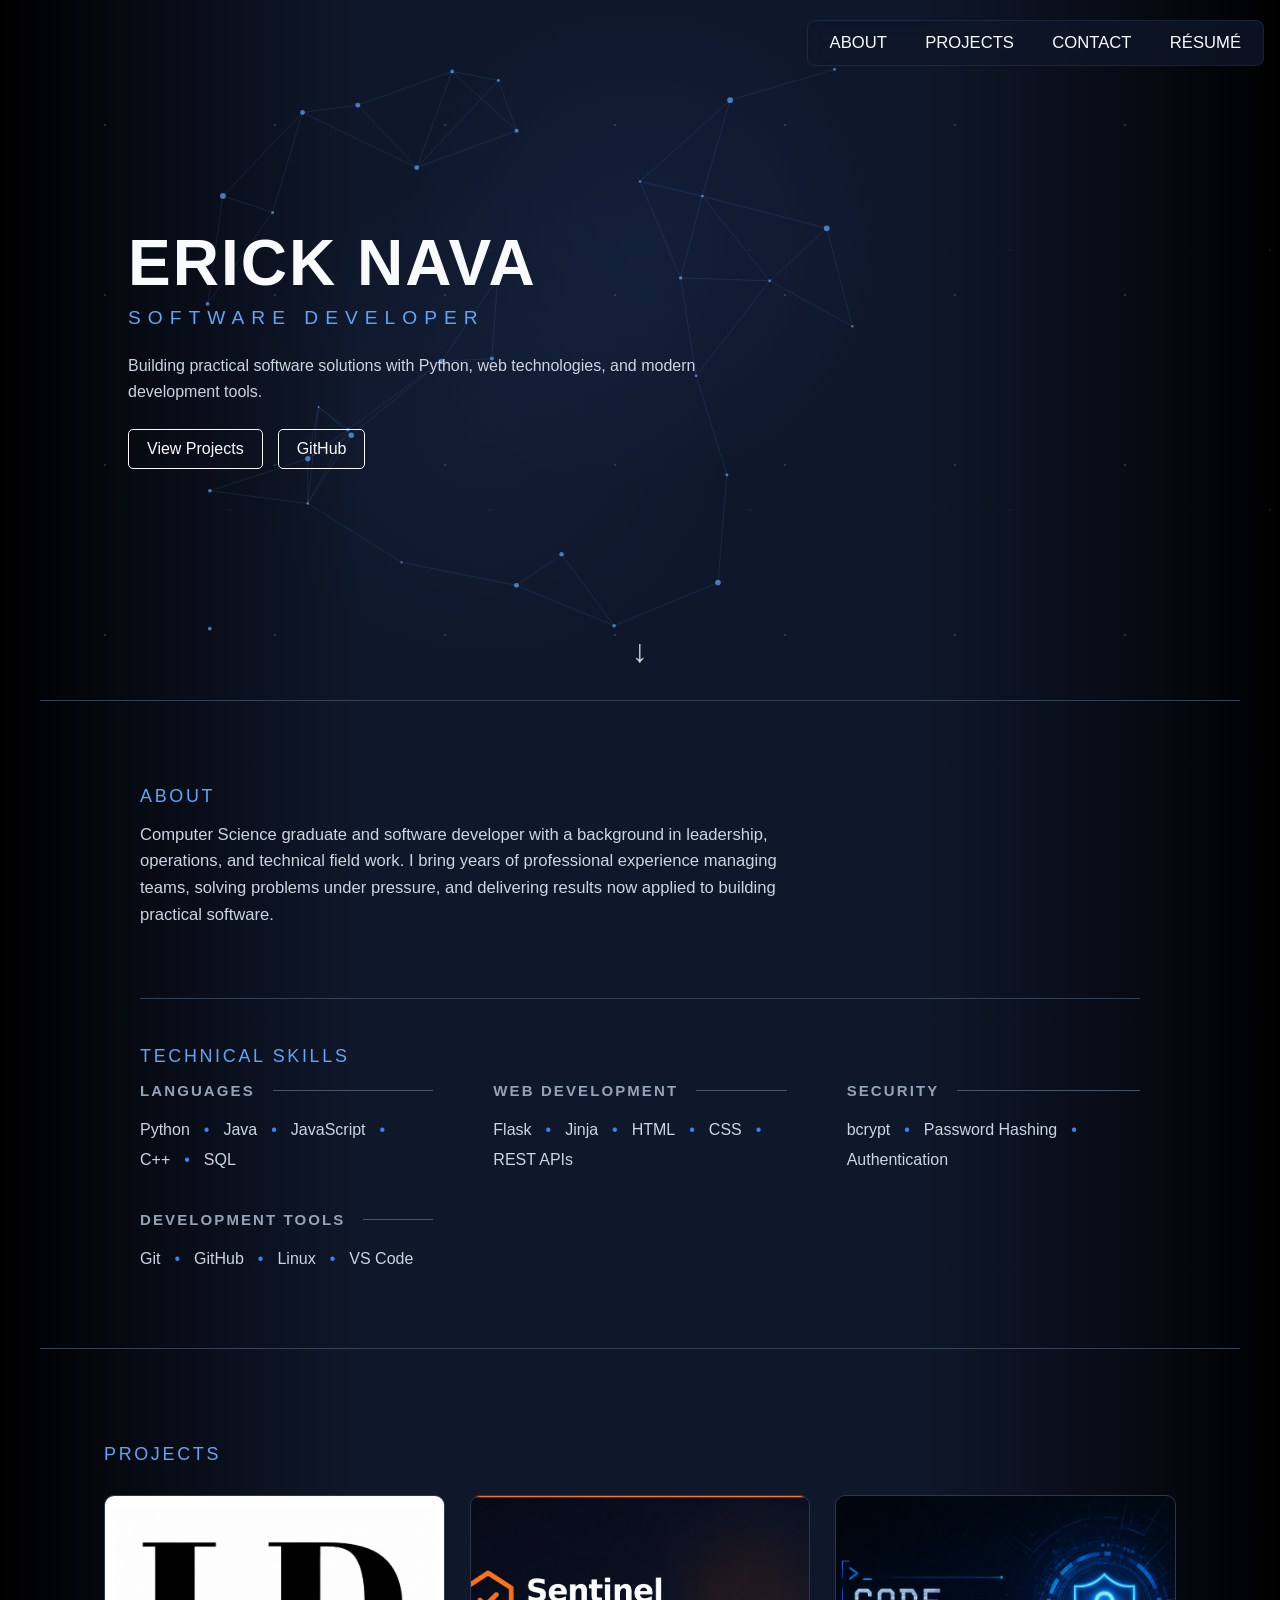
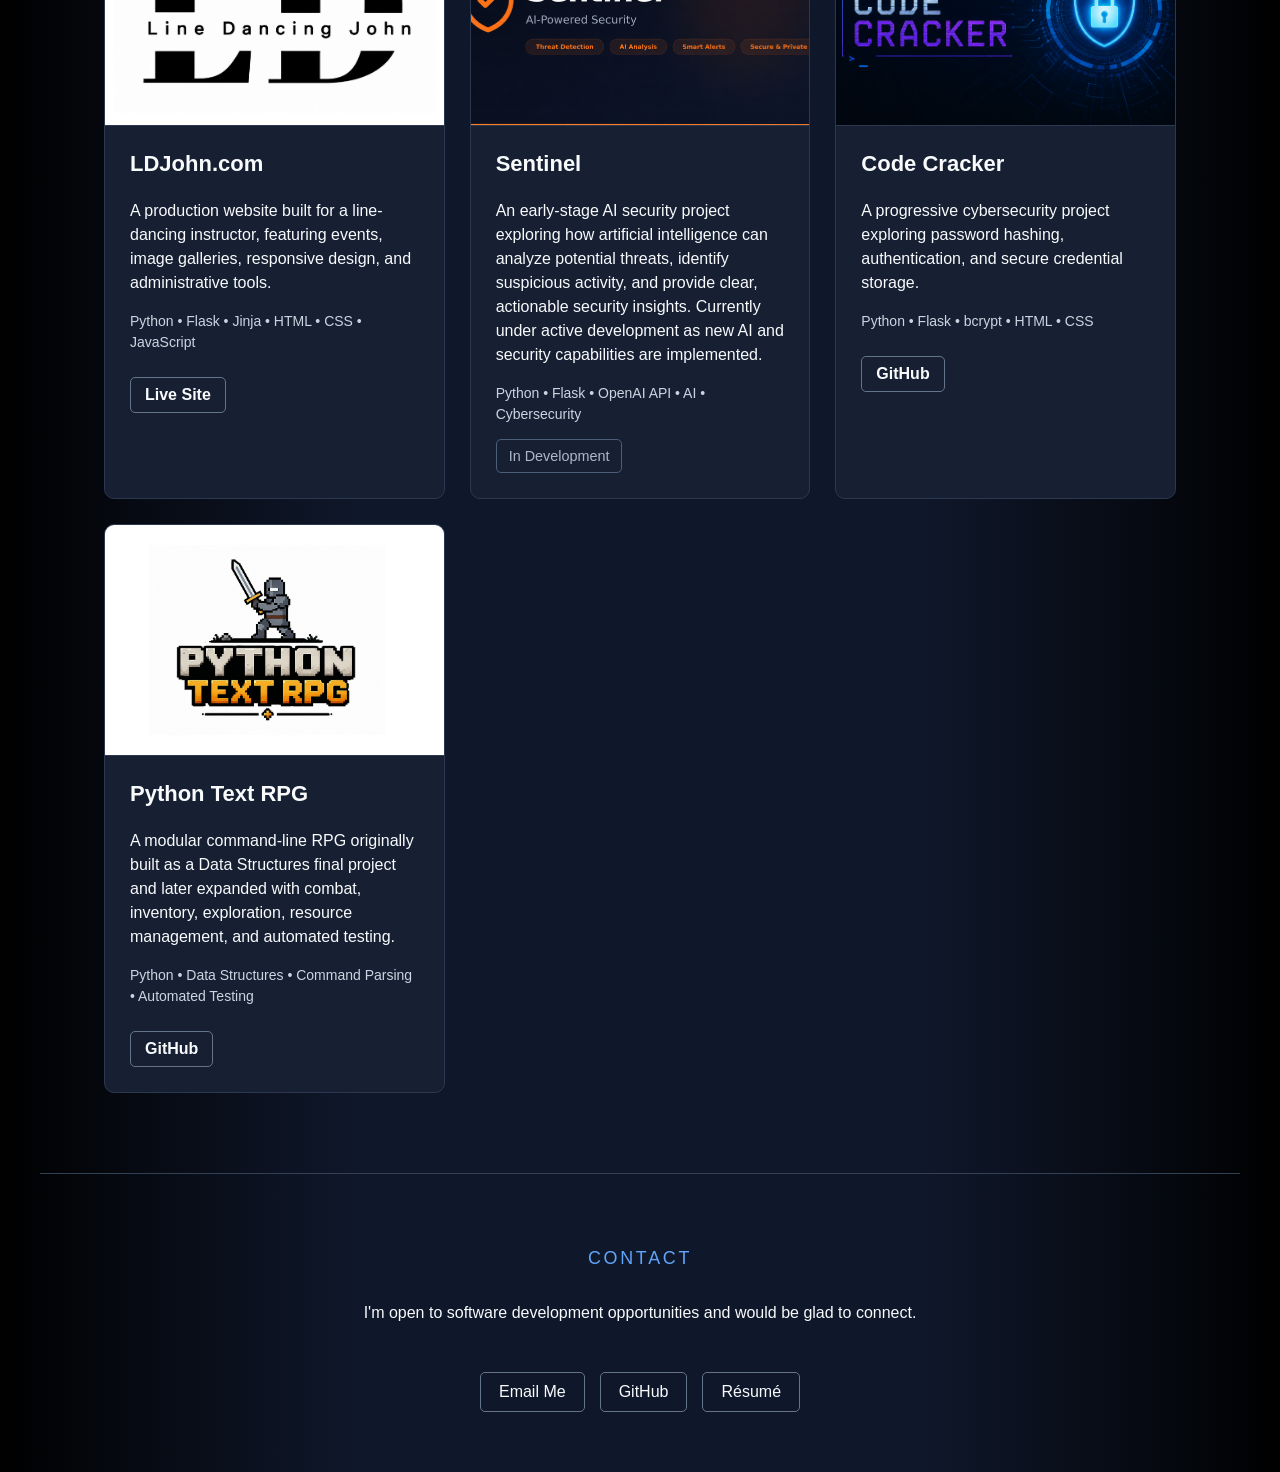
<file: index.html>
<!DOCTYPE html>
<html lang="en">
<head>
    <meta charset="UTF-8">
    <meta name="viewport" content="width=device-width, initial-scale=1.0">
    <link rel="stylesheet" href="style.css">

    <meta property="og:title" content="Erick Nava | Software Developer">
    <meta property="og:description" content="Computer Science graduate and software developer building practical software with Python, web technologies, AI, and security.">
    <meta property="og:type" content="website">
    <meta property="og:url" content="https://ericknava86.github.io/portfolio/">
    <meta property="og:image" content="https://ericknava86.github.io/portfolio/images/portfolio-preview.png">

    <meta name="twitter:card" content="summary_large_image">
    <meta name="twitter:title" content="Erick Nava | Software Developer">
    <meta name="twitter:description" content="Computer Science graduate and software developer building practical software with Python, web technologies, AI, and security.">
    <meta name="twitter:image" content="https://ericknava86.github.io/portfolio/images/portfolio-preview.png">

    <title>Erick Nava</title>
    
</head>
<body>
    <header>
        <nav>
            <div class="nav-links">
                <a href="#about">ABOUT</a>
                <a href="#projects">PROJECTS</a>
                <a href="#contact">CONTACT</a>
                <a href="resume/">RÉSUMÉ</a>
            </div>
        </nav>
    </header>

    <main>

    <section id="hero">

        <canvas id="network-canvas"></canvas>

        <div class="hero-content">

            <p class="hero-name">ERICK NAVA</p>

            <h1>Software Developer</h1>

            <p class="hero-description">
                Building practical software solutions with Python,
                web technologies, and modern development tools.
            </p>

            <div class="hero-actions">

                <a href="#projects">
                    View Projects
                </a>

                <a
                    href="https://github.com/ErickNava86"
                    target="_blank"
                    rel="noopener noreferrer"
                >
                    GitHub
                </a>

            </div>

        </div>

        <a href="#about" class="hero-scroll" aria-label="Scroll to About section">
            ↓
        </a>

    </section>


    <section id="about">

        <div class="about-intro">

            <h2>About</h2>

            <p>
                Computer Science graduate and software developer with a background
                in leadership, operations, and technical field work. I bring years
                of professional experience managing teams, solving problems under
                pressure, and delivering results now applied to building practical
                software.
            </p>

        </div>


        <div class="about-skills">

                <h2>Technical Skills</h2>

                <div class="skill-grid">
                    <div class="skill-card">
                        <h3>Languages</h3>
                        <div class="skill-tags">
                            <span>Python</span>
                            <span>Java</span>
                            <span>JavaScript</span>
                            <span>C++</span>
                            <span>SQL</span>
                        </div>
                    </div>

                    <div class="skill-card">
                        <h3>Web Development</h3>
                        <div class="skill-tags">
                            <span>Flask</span>
                            <span>Jinja</span>
                            <span>HTML</span>
                            <span>CSS</span>
                            <span>REST APIs</span>
                        </div>
                    </div>

                    <div class="skill-card">
                        <h3>Security</h3>
                        <div class="skill-tags">
                            <span>bcrypt</span>
                            <span>Password Hashing</span>
                            <span>Authentication</span>
                        </div>
                    </div>

                    <div class="skill-card">
                        <h3>Development Tools</h3>
                        <div class="skill-tags">
                            <span>Git</span>
                            <span>GitHub</span>
                            <span>Linux</span>
                            <span>VS Code</span>
                        </div>
                    </div>
                </div>
            </div>

        </section>

        <section id="projects">

            <h2>Projects</h2>

            <div class="project-grid">

                <article class="project-card">
                
                    <img
                        src="images/LD-Icon.png"
                        alt="LDJohn.com website"
                        class="project-image LD-logo"
                    >
                
                    <div class="project-content">
                    
                        <h3>LDJohn.com</h3>
                    
                        <p>
                            A production website built for a line-dancing instructor,
                            featuring events, image galleries, responsive design,
                            and administrative tools.
                        </p>
                    
                        <p class="project-tech">
                            Python • Flask • Jinja • HTML • CSS • JavaScript
                        </p>
                    
                        <div class="project-links">
                            <a
                                href="https://ldjohn.com"
                                target="_blank"
                                rel="noopener noreferrer"
                            >
                                Live Site
                            </a>
                        </div>
                    
                    </div>
                
                </article>

                <article class="project-card">
                    <img
                        src="images/sentinel-logo.png"
                        alt="Sentinel AI Security project"
                        class="project-image"
                    >

                    <div class="project-content">
                        <h3>Sentinel</h3>
                    
                        <p>
                            An early-stage AI security project exploring how artificial
                            intelligence can analyze potential threats, identify suspicious
                            activity, and provide clear, actionable security insights.
                            Currently under active development as new AI and security
                            capabilities are implemented.
                        </p>
                    
                        <p class="project-tech">
                            Python • Flask • OpenAI API • AI • Cybersecurity
                        </p>
                    
                        <div class="project-links">
                            <span class="project-status">In Development</span>
                        </div>
                        
                    </div>
                </article>

                <article class="project-card">
                
                    <img
                        src="images/code-cracker-logo.png"
                        alt="Password Security Lab login interface"
                        class="project-image code-cracker-logo"
                    >
                
                    <div class="project-content">
                    
                        <h3>Code Cracker</h3>
                    
                        <p>
                            A progressive cybersecurity project exploring password hashing,
                            authentication, and secure credential storage.
                        </p>
                    
                        <p class="project-tech">
                            Python • Flask • bcrypt • HTML • CSS
                        </p>
                    
                        <div class="project-links">
                            <a
                                href="https://github.com/ErickNava86"
                                target="_blank"
                                rel="noopener noreferrer"
                            >
                                GitHub
                            </a>
                        </div>
                    
                    </div>
                
                </article>
                    


                <article class="project-card">

                    <img
                        src="images/python-text-rpg-logo.png"
                        alt="Python Text RPG"
                        class="project-image rpg-logo"
                    >

                    <div class="project-content">
                    
                        <h3>Python Text RPG</h3>
                    
                        <p>
                            A modular command-line RPG originally built as a Data Structures
                            final project and later expanded with combat, inventory, exploration,
                            resource management, and automated testing.
                        </p>
                    
                        <p class="project-tech">
                            Python • Data Structures • Command Parsing • Automated Testing
                        </p>
                    
                        <div class="project-links">
                            <a
                                href="https://github.com/ErickNava86/python-text-rpg"
                                target="_blank"
                                rel="noopener noreferrer"
                            >
                                GitHub
                            </a>
                        </div>
                    
                    </div>
                
                </article>

            </div>

        </section>

        <section id="contact">
            <h2>Contact</h2>

            <p>
                I'm open to software development opportunities and would be glad to connect.
            </p>

            <div class="contact-links">
                <a href="mailto:navaerick86@gmail.com">Email Me</a>
                <a href="https://github.com/ErickNava86" target="_blank"
                rel="noopener noreferrer">GitHub</a>
                <a href="resume/">Résumé</a>
            </div>

        </section>

    </main>

    <script src="script.js"></script>

</body>

</html>
</file>
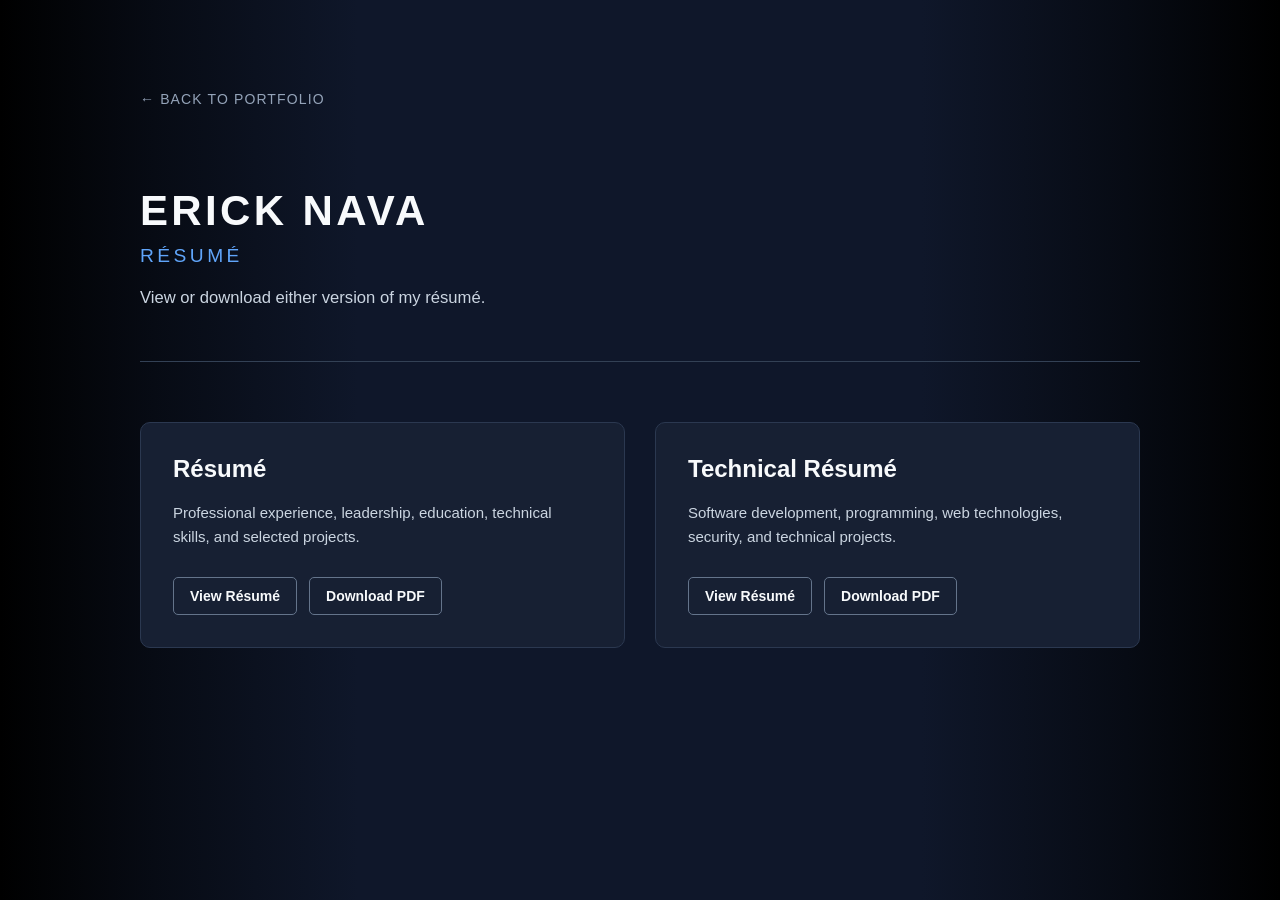
<file: resume/index.html>
<!DOCTYPE html>
<html lang="en">

<head>
    <meta charset="UTF-8">
    <meta name="viewport" content="width=device-width, initial-scale=1.0">

    <title>Résumé | Erick Nava</title>

    <link rel="stylesheet" href="../style.css">
</head>

<body>

    <main class="resume-page">

        <section class="resume-section">

            <a href="../" class="resume-back">
                ← Back to Portfolio
            </a>

            <div class="resume-header">
                <p class="resume-name">ERICK NAVA</p>
                <h1>Résumé</h1>

                <p>
                    View or download either version of my résumé.
                </p>
            </div>


            <div class="resume-grid">
            
                <!-- GENERAL RESUME -->
            
                <article class="resume-card">
                
                    <h2>Résumé</h2>
                
                    <p>
                        Professional experience, leadership, education,
                        technical skills, and selected projects.
                    </p>
                
                    <div class="resume-actions">
                    
                        <a
                            href="../documents/Erick_Nava_Resume.pdf"
                            target="_blank"
                            rel="noopener noreferrer"
                        >
                            View Résumé
                        </a>
                    
                        <a
                            href="../documents/Erick_Nava_Resume.pdf"
                            download
                        >
                            Download PDF
                        </a>
                    
                    </div>
                
                </article>
            
            
                <!-- TECHNICAL RESUME -->
            
                <article class="resume-card">
                
                    <h2>Technical Résumé</h2>
                
                    <p>
                        Software development, programming, web technologies,
                        security, and technical projects.
                    </p>
                
                    <div class="resume-actions">
                    
                        <a
                            href="../documents/Erick_Nava_Technical_Resume.pdf"
                            target="_blank"
                            rel="noopener noreferrer"
                        >
                            View Résumé
                        </a>
                    
                        <a
                            href="../documents/Erick_Nava_Technical_Resume.pdf"
                            download
                        >
                            Download PDF
                        </a>
                    
                    </div>
                
                </article>
            
            </div>

        </section>

    </main>

</body>

</html>
</file>
<file: style.css>
/* ----- GLOBAL ----- */

html {
    scroll-behavior: smooth;
}

* {
    box-sizing: border-box;
}

body {
    margin: 0;
    font-family: Arial, sans-serif;

    background:
        linear-gradient(
            to right,
            #000000 0%,
            #070b14 12%,
            #0f172a 28%,
            #0f172a 72%,
            #070b14 88%,
            #000000 100%
        );

    color: #f8fafc;
}

#about,
#projects,
#contact {
    scroll-margin-top: 40px;

    width: min(calc(100% - 32px), 1200px);
    margin-inline: auto;
}

#about h2,
#projects h2,
#contact h2 {
    color: #60a5fa;
    font-size: clamp(16px, 1.4vw, 20px);
    font-weight: 500;
    letter-spacing: 0.15em;
    text-transform: uppercase;
    text-align: left;
}


/* ----- HEADER ----- */

header {
    position: absolute;
    top: 0;
    left: 0;

    width: 100%;

    z-index: 1000;
    background-color: transparent;
}


/* ----- NAVIGATION ----- */

nav {
    display: flex;
    justify-content: flex-end;

    width: min(calc(100% - 32px), 1400px);
    margin-inline: auto;

    padding-block: 20px;
}

.nav-links {
    display: flex;

    gap: clamp(20px, 3vw, 45px);

    padding:
        clamp(10px, 1vw, 12px)
        clamp(16px, 2vw, 22px);

    background-color: rgba(15, 23, 42, 0.78);

    border: 1px solid rgba(96, 165, 250, 0.12);
    border-radius: 8px;

    backdrop-filter: blur(8px);
}

.nav-links a {
    color: #f8fafc;
    text-decoration: none;

    font-size: clamp(14px, 1.3vw, 18px);
}


/* ----- CANVAS ----- */

#network-canvas {
    position: absolute;

    inset: 0;

    width: 100%;
    height: 100%;

    z-index: 1;
}


/* ----- HERO ----- */

#hero {
    position: relative;

    min-height: clamp(580px, 78vh, 700px);

    overflow: hidden;

    display: flex;
    align-items: center;

    width: min(100%, 1400px);
    margin-inline: auto;

    padding-block: clamp(50px, 6vw, 80px);
    padding-inline: clamp(24px, 10vw, 140px);

    background:
        radial-gradient(
            circle at 50% 35%,
            rgba(59, 130, 246, 0.08),
            transparent 32%
        ),
        radial-gradient(
            circle at 38% 60%,
            rgba(96, 165, 250, 0.04),
            transparent 28%
        );
}

#hero::before {
    content: "";

    position: absolute;
    inset: 0;

    z-index: 0;

    pointer-events: none;

    background-image:
        radial-gradient(
            circle,
            rgba(147, 197, 253, 0.35) 1px,
            transparent 1px
        ),
        radial-gradient(
            circle,
            rgba(96, 165, 250, 0.18) 1px,
            transparent 1px
        );

    background-size:
        170px 170px,
        260px 260px;

    background-position:
        20px 40px,
        100px 120px;

    opacity: 0.55;
}

.hero-content {
    position: relative;

    z-index: 2;

    width: min(100%, 700px);
}

.hero-name {
    margin: 0 0 12px;

    font-family: "Segoe UI", Arial, sans-serif;

    font-size: clamp(40px, 5vw, 70px);
    font-weight: 600;

    letter-spacing: clamp(1px, 0.25vw, 2px);
    line-height: 1;

    color: #f8fafc;
}

#hero h1 {
    margin: 0 0 clamp(18px, 2vw, 24px);

    font-family: "Segoe UI", Arial, sans-serif;

    font-size: clamp(14px, 1.5vw, 20px);
    font-weight: 400;

    text-transform: uppercase;

    letter-spacing: clamp(3px, 0.55vw, 7px);

    color: #60a5fa;
}

.hero-description {
    margin: 0;

    width: min(100%, 600px);

    font-size: clamp(15px, 1.25vw, 18px);
    line-height: 1.6;

    color: #cbd5e1;
}

.hero-actions {
    display: flex;
    flex-wrap: wrap;

    gap: 15px;

    margin-top: clamp(20px, 2vw, 25px);
}

.hero-actions a {
    color: #f8fafc;

    text-decoration: none;

    border: 1px solid #f8fafc;

    padding: 10px 18px;

    border-radius: 5px;
}

.hero-scroll {
    position: absolute;

    bottom: clamp(20px, 3vw, 30px);
    left: 50%;

    transform: translateX(-50%);

    z-index: 2;

    color: #cbd5e1;

    text-decoration: none;

    font-size: clamp(26px, 2.5vw, 32px);
}


/* ----- BUTTON HOVERS ----- */

.hero-actions a:hover,
.project-links a:hover,
.contact-links a:hover {
    background-color: #253352;
}


/* ----- ABOUT ----- */

#about {
    padding-block:
        clamp(50px, 6vw, 70px)
        clamp(55px, 7vw, 80px);

    padding-inline: clamp(20px, 5vw, 80px);

    border-top: 1px solid #334155;

    color: #cbd5e1;
}

.about-intro {
    width: min(100%, 1000px);

    margin-inline: auto;

    margin-bottom: clamp(45px, 6vw, 70px);
}


.about-intro p {
    width: min(100%, 650px);

    margin: 0;

    font-size: clamp(15px, 1.3vw, 18px);
    line-height: 1.6;

    color: #cbd5e1;
}


/* ----- SKILLS ----- */

.about-skills {
    border-top: 1px solid #334155;
    padding-top: 2rem;
    width: min(100%, 1000px);
    margin-inline: auto;
}

.skill-grid {
    display: grid;

    grid-template-columns:
        repeat(auto-fit, minmax(250px, 1fr));

    gap:
        clamp(32px, 4vw, 42px)
        clamp(40px, 5vw, 60px);
}

.skill-card {
    min-width: 0;
    padding: 0;
}

.skill-card h3 {
    display: flex;
    align-items: center;

    gap: 18px;

    margin: 0 0 22px;

    color: #94a3b8;

    font-size: 15px;
    font-weight: 600;

    letter-spacing: 0.14em;
    text-transform: uppercase;
}

.skill-card h3::after {
    content: "";

    flex: 1;

    height: 1px;

    background-color: #475569;
}

.skill-tags {
    display: flex;
    flex-wrap: wrap;
    align-items: center;

    gap: 12px 0;
}



.skill-tags span:not(:last-child)::after {
    content: "•";

    margin-inline: 14px;

    color: #3b82f6;
}


/* ----- PROJECTS ----- */

#projects {
    padding-block: clamp(55px, 7vw, 80px);
    padding-inline: clamp(20px, 5vw, 80px);

    border-top: 1px solid #334155;
}


.project-grid {
    display: grid;

    grid-template-columns:
        repeat(
            auto-fit,
            minmax(min(100%, 340px), 1fr)
        );

    gap: clamp(20px, 2.5vw, 25px);

    margin-top: 30px;
}

.project-card {
    min-width: 0;

    background-color: #172033;

    border: 1px solid #2b3850;
    border-radius: 10px;

    overflow: hidden;

    padding: 0;
}

.project-image {
    display: block;

    width: 100%;
    height: clamp(200px, 18vw, 240px);

    object-fit: cover;

    border-bottom: 1px solid #2b3850;
}

.project-content {
    padding: clamp(20px, 2.5vw, 25px);
}

.LD-logo {
    object-fit: contain;
    object-position: 38% center;

    background-color: #ffffff;

    padding: 8px;
}

.code-cracker-logo {
    object-fit: cover;
    object-position: center;

    padding: 0;
}

.rpg-logo {
    object-fit: contain;
    object-position: 38% center;

    background-color: #ffffff;

    padding: 20px;
}

.project-card h3 {
    margin-top: 0;

    font-size: clamp(20px, 2vw, 22px);
}

.project-card p {
    line-height: 1.5;
}

.project-tech {
    font-size: 14px;

    color: #cbd5e1;
}

.project-links a {
    display: inline-block;

    color: #f8fafc;

    text-decoration: none;
    font-weight: 600;

    border: 1px solid #64748b;
    border-radius: 5px;

    padding: 8px 14px;

    margin-top: 10px;
}

.project-status {
    display: inline-block;

    padding: 8px 12px;

    border: 1px solid #4b5d78;
    border-radius: 5px;

    color: #aeb8c8;

    font-size: 0.9rem;
}


/* ----- CONTACT ----- */

#contact {
    padding-block: clamp(45px, 6vw, 60px);
    padding-inline: clamp(20px, 5vw, 80px);

    text-align: center;

    border-top: 1px solid #334155;
}

#contact h2 {
    text-align: center;
}

#contact p {
    width: min(100%, 600px);

    margin-inline: auto;

    padding: 15px 0 30px;

    line-height: 1.6;

    text-align: center;
}

.contact-links {
    display: flex;
    flex-wrap: wrap;

    gap: 15px;

    justify-content: center;
}

.contact-links a {
    display: inline-block;

    color: #f8fafc;

    text-decoration: none;

    border: 1px solid #64748b;
    border-radius: 5px;

    padding: 10px 18px;
}

/* ----- RESUME PAGE ----- */

.resume-page {
    min-height: 100vh;

    width: min(calc(100% - 32px), 1200px);
    margin-inline: auto;

    padding:
        clamp(50px, 7vw, 90px)
        clamp(20px, 5vw, 70px);
}


.resume-section {
    width: min(100%, 1000px);
    margin-inline: auto;
}


/* BACK TO PORTFOLIO */

.resume-back {
    display: inline-block;

    margin-bottom: clamp(50px, 7vw, 80px);

    color: #94a3b8;

    text-decoration: none;

    font-size: 14px;
    font-weight: 500;

    letter-spacing: 0.08em;
    text-transform: uppercase;

    transition:
        color 0.2s ease,
        transform 0.2s ease;
}

.resume-back:hover {
    color: #60a5fa;
    transform: translateX(-4px);
}


/* PAGE HEADER */

.resume-header {
    padding-bottom: clamp(35px, 5vw, 50px);

    border-bottom: 1px solid #334155;
}

.resume-name {
    margin: 0 0 10px;

    color: #f8fafc;

    font-size: clamp(28px, 4vw, 42px);
    font-weight: 600;

    letter-spacing: 0.08em;
}

.resume-header h1 {
    margin: 0 0 18px;

    color: #60a5fa;

    font-size: clamp(16px, 1.5vw, 20px);
    font-weight: 500;

    letter-spacing: 0.18em;
    text-transform: uppercase;
}

.resume-header > p:not(.resume-name) {
    width: min(100%, 600px);

    margin: 0;

    color: #cbd5e1;

    font-size: clamp(15px, 1.3vw, 18px);
    line-height: 1.6;
}


/* RESUME OPTIONS */

.resume-grid {
    display: grid;

    grid-template-columns:
        repeat(auto-fit, minmax(min(100%, 360px), 1fr));

    gap: clamp(20px, 3vw, 30px);

    margin-top: clamp(40px, 6vw, 60px);
}


.resume-card {
    display: flex;
    flex-direction: column;

    min-width: 0;

    padding: clamp(24px, 3vw, 32px);

    background-color: #172033;

    border: 1px solid #2b3850;
    border-radius: 10px;
}


.resume-card h2 {
    margin: 0 0 18px;

    color: #f8fafc;

    font-size: clamp(20px, 2vw, 24px);
    font-weight: 600;
}


.resume-card p {
    flex-grow: 1;

    margin: 0;

    color: #cbd5e1;

    font-size: 15px;
    line-height: 1.6;
}


/* RESUME BUTTONS */

.resume-actions {
    display: flex;
    flex-wrap: wrap;

    gap: 12px;

    margin-top: 28px;
}


.resume-actions a {
    display: inline-block;

    padding: 10px 16px;

    color: #f8fafc;

    text-decoration: none;

    border: 1px solid #64748b;
    border-radius: 5px;

    font-size: 14px;
    font-weight: 600;

    transition:
        background-color 0.2s ease,
        border-color 0.2s ease;
}


.resume-actions a:hover {
    background-color: #253352;
    border-color: #94a3b8;
}


/* =====================================================
   RESPONSIVE STRUCTURAL CHANGES
   Fluid CSS above handles normal scaling.
   Media queries are reserved for actual layout changes.
   ===================================================== */


/* ----- TABLET / NARROW LAYOUT ----- */

@media (max-width: 800px) {

    nav {
        justify-content: center;

        width: min(calc(100% - 24px), 1400px);
    }

    .nav-links {
        gap: clamp(16px, 5vw, 28px);
    }

    #hero {
        padding-inline: clamp(24px, 8vw, 60px);
    }
}


/* ----- PHONE ----- */

@media (max-width: 550px) {

    nav {
        padding-top: 14px;
    }

    .nav-links {
        width: 100%;

        justify-content: center;

        padding-inline: 12px;
    }

    .nav-links a {
        font-size: 14px;
    }

    /* HERO */

    #hero {
        min-height: 620px;

        padding-inline: 8%;
    }

    .hero-content {
        width: 100%;
    }

    .hero-name {
        font-size: clamp(36px, 11vw, 48px);
    }

    #hero h1 {
        font-size: clamp(13px, 4vw, 16px);
        letter-spacing: clamp(2px, 1.5vw, 5px);
    }

    /* ABOUT */

    #about {
        padding:
            50px
            8%
            30px;
    }

    .about-intro {
        margin-bottom: 45px;
    }

    /* SKILLS */

    .about-skills {
        text-align: left;
    }

    .about-skills h2,
    .skill-card h3 {
        text-align: left;
    }

    .skill-tags {
        justify-content: flex-start;
    }

    /* PROJECTS */

    #projects {
        padding:
            35px
            8%
            65px;
    }


    .project-image {
        height: 200px;
    }

    .project-content {
        padding: 24px;
    }

    /* CONTACT */

    #contact {
        padding:
            35px
            8%
            50px;
    }
}
</file>
